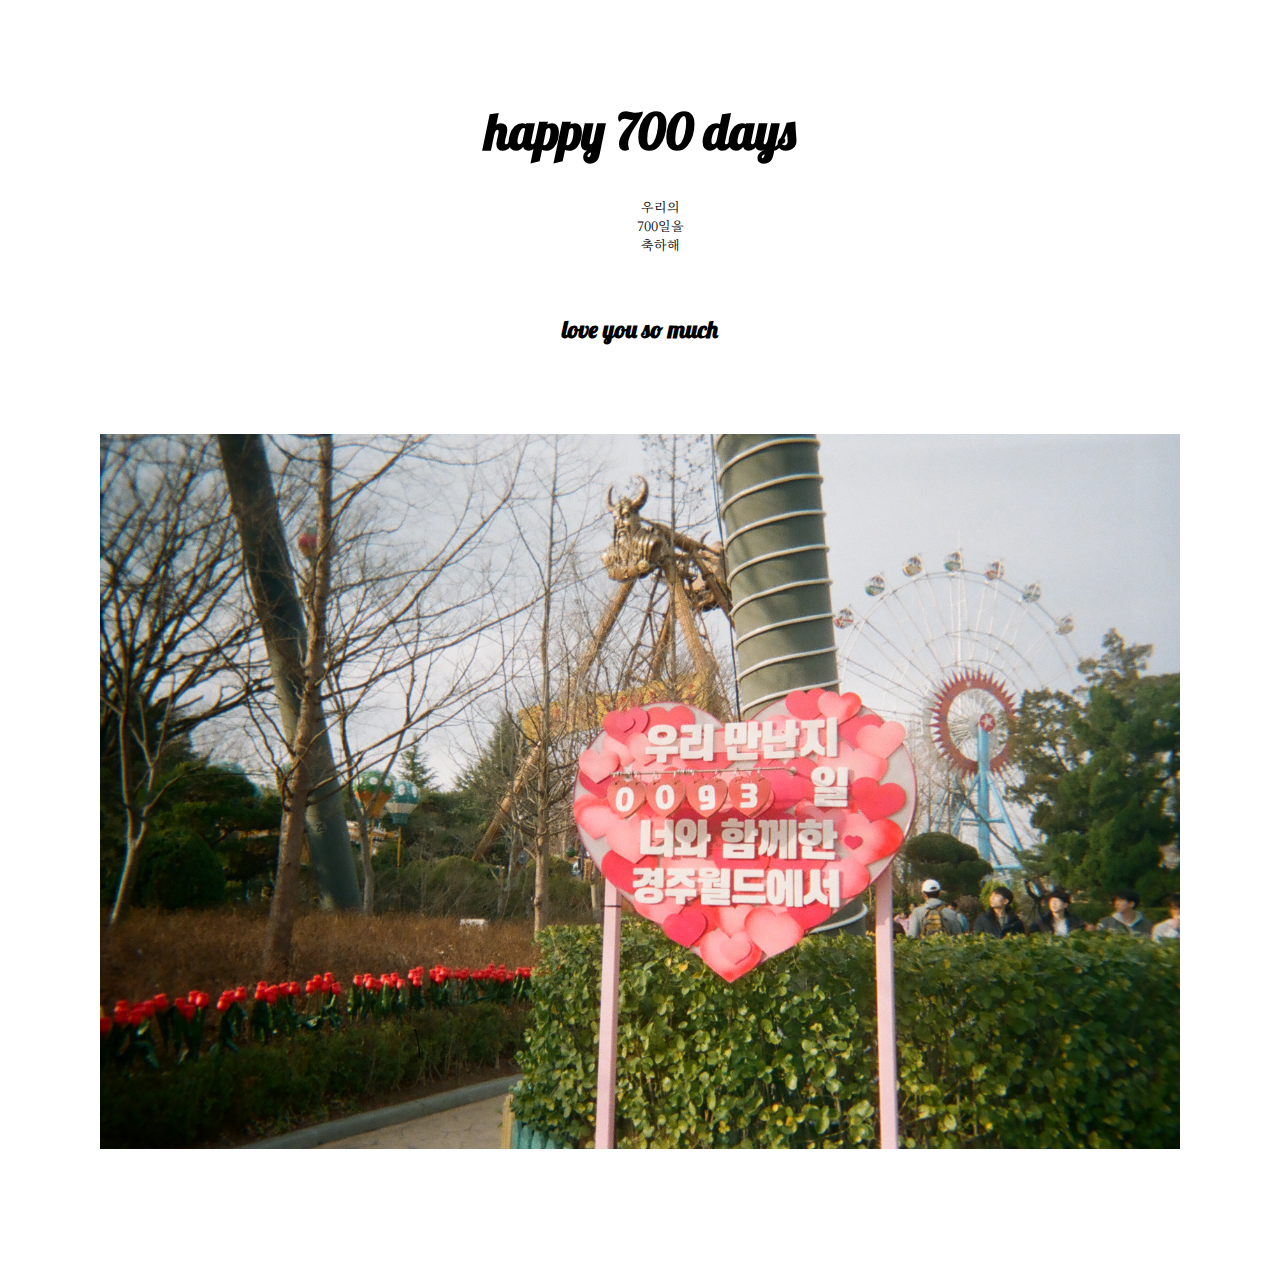
<file: index.html>
<!doctype html>
<head>
  <title>사랑해</title>
  <meta charset="utf-8">
    <link rel="stylesheet" href="style.css">
</head>
<body>
  <h1><a href="index.html">happy 700 days</a></h1>
  <ul style="list-style-type: none;">
    <li><a href="1.html">우리의</a></li>
    <li><a href="2.html">700일을</a></li>
    <li><a href="3.html">축하해</a></li>
  </ul>

  <p style="margin-top:60px;"><h2>love you so much</h2></p>
   <p style="margin-top:90px;">

<img src="one.JPG" width="100%">
<!--Start of Tawk.to Script-->
<script type="text/javascript">
var Tawk_API=Tawk_API||{}, Tawk_LoadStart=new Date();
(function(){
var s1=document.createElement("script"),s0=document.getElementsByTagName("script")[0];
s1.async=true;
s1.src='https://embed.tawk.to/5f9c814e7f0a8e57c2d88f97/default';
s1.charset='UTF-8';
s1.setAttribute('crossorigin','*');
s0.parentNode.insertBefore(s1,s0);
})();
</script>
<!--End of Tawk.to Script-->
</body>
</file>
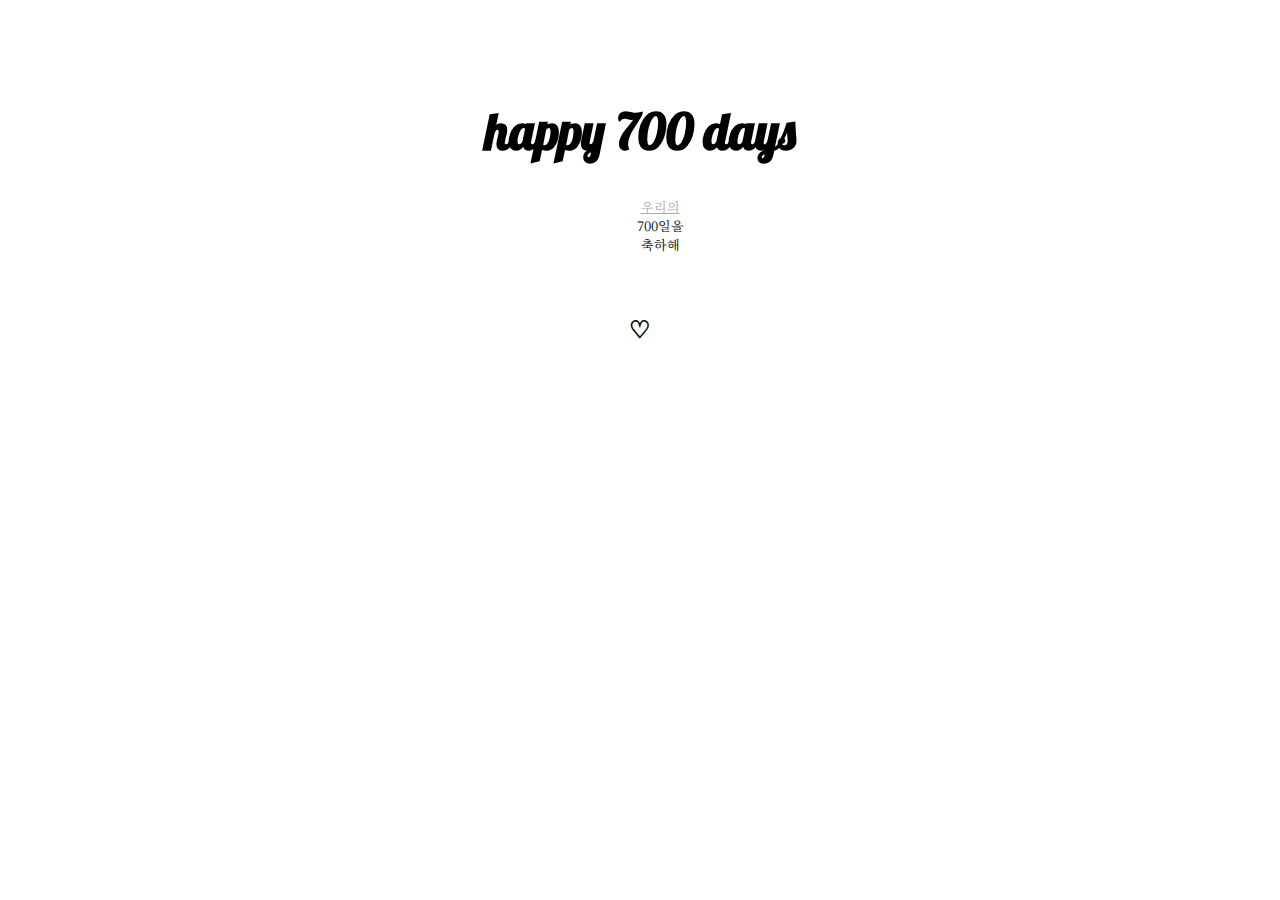
<file: 1.html>
<!doctype html>
<head>
  <title>사랑해</title>
  <meta charset="utf-8">
    <link rel="stylesheet" href="style.css">
</head>
<body>
  <h1><a href="index.html">happy 700 days</a></h1>
  <ul style="list-style-type: none;">
    <li><a href="1.html" style="color:darkgray; text-decoration:underline;">우리의</a></li>
    <li><a href="2.html">700일을</a></li>
    <li><a href="3.html">축하해</a></li>
  </ul>
 <p style="margin-top:60px;"><h2>♡
</h2></p>
  <p style="margin-top:90px;">
<iframe width="100%" src="https://www.youtube.com/embed/LsLUz7ArmGI" frameborder="0" allow="accelerometer; autoplay; clipboard-write; encrypted-media; gyroscope; picture-in-picture" allowfullscreen></iframe>
</p>
    <p style="margin-top:30px;"></p>
    <p style="margin-top:40px;"></p>
</body>
</file>
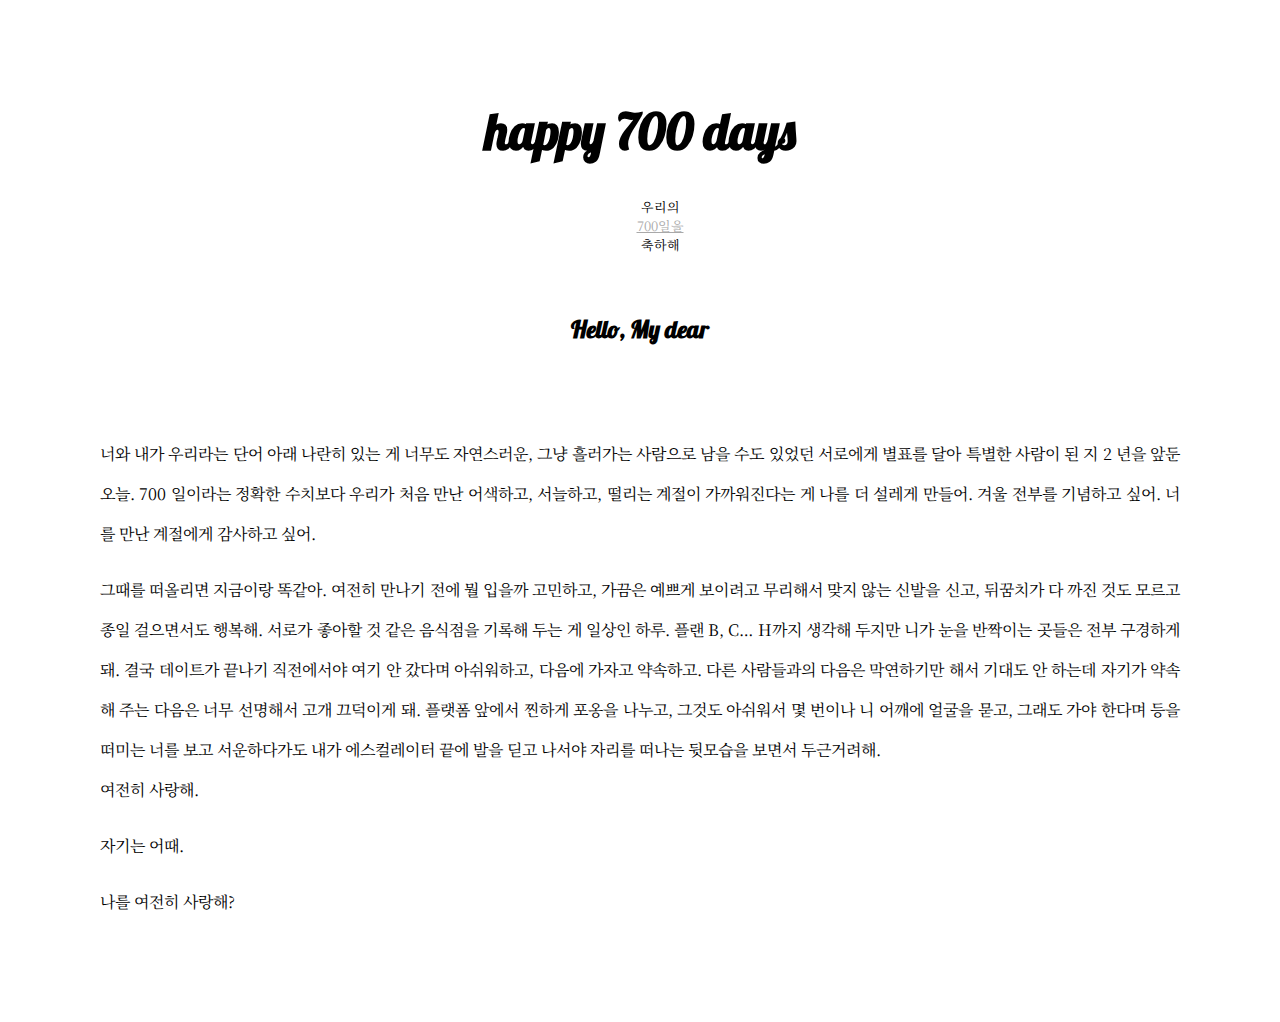
<file: 2.html>
<!doctype html>
<head>
  <title>사랑해</title>
  <meta charset="utf-8">
    <link rel="stylesheet" href="style.css">
</head>
<body>
  <h1><a href="index.html">happy 700 days</a></h1>
  <ul style="list-style-type: none;">
    <li><a href="1.html">우리의</a></li>
    <li><a href="2.html"style="color:darkgray; text-decoration:underline;">700일을</a></li>
    <li><a href="3.html">축하해</a></li>
  </ul>

  <p style="margin-top:60px;"><h2>Hello, My dear</h2></p>
   <p style="margin-top:90px;">
     너와 내가 우리라는 단어 아래 나란히 있는 게 너무도 자연스러운,
     그냥 흘러가는 사람으로 남을 수도 있었던 서로에게 별표를 달아
     특별한 사람이 된 지 2 년을 앞둔 오늘.
     700 일이라는 정확한 수치보다 우리가 처음 만난 어색하고, 서늘하고, 떨리는 계절이 가까워진다는 게
     나를 더 설레게 만들어. 겨울 전부를 기념하고 싶어. 너를 만난 계절에게 감사하고 싶어.</p>

<p> 그때를 떠올리면 지금이랑 똑같아. 여전히 만나기 전에 뭘 입을까 고민하고, 가끔은 예쁘게 보이려고 무리해서 맞지 않는 신발을 신고, 뒤꿈치가 다 까진 것도 모르고 종일 걸으면서도 행복해. 서로가 좋아할 것 같은 음식점을 기록해 두는 게 일상인 하루. 플랜 B, C… H까지 생각해 두지만 니가 눈을 반짝이는 곳들은 전부 구경하게 돼. 결국 데이트가 끝나기 직전에서야 여기 안 갔다며 아쉬워하고, 다음에 가자고 약속하고. 다른 사람들과의 다음은 막연하기만 해서 기대도 안 하는데 자기가 약속해 주는 다음은 너무 선명해서 고개 끄덕이게 돼. 플랫폼 앞에서 찐하게 포옹을 나누고, 그것도 아쉬워서 몇 번이나 니 어깨에 얼굴을 묻고,
  그래도 가야 한다며 등을 떠미는 너를 보고 서운하다가도 내가 에스컬레이터 끝에
  발을 딛고 나서야 자리를 떠나는 뒷모습을 보면서 두근거려해. <br>여전히 사랑해.

 </p><p>자기는 어때.</p>
  <p>나를 여전히 사랑해?</p>
 <p></p>
 <p></p>

    <p></p>
    <div id="disqus_thread"></div>
<script>

/**
*  RECOMMENDED CONFIGURATION VARIABLES: EDIT AND UNCOMMENT THE SECTION BELOW TO INSERT DYNAMIC VALUES FROM YOUR PLATFORM OR CMS.
*  LEARN WHY DEFINING THESE VARIABLES IS IMPORTANT: https://disqus.com/admin/universalcode/#configuration-variables*/
/*
var disqus_config = function () {
this.page.url = PAGE_URL;  // Replace PAGE_URL with your page's canonical URL variable
this.page.identifier = PAGE_IDENTIFIER; // Replace PAGE_IDENTIFIER with your page's unique identifier variable
};
*/
(function() { // DON'T EDIT BELOW THIS LINE
var d = document, s = d.createElement('script');
s.src = 'https://saranghae-1.disqus.com/embed.js';
s.setAttribute('data-timestamp', +new Date());
(d.head || d.body).appendChild(s);
})();
</script>
<noscript>Please enable JavaScript to view the <a href="https://disqus.com/?ref_noscript">comments powered by Disqus.</a></noscript>

</body>
</file>
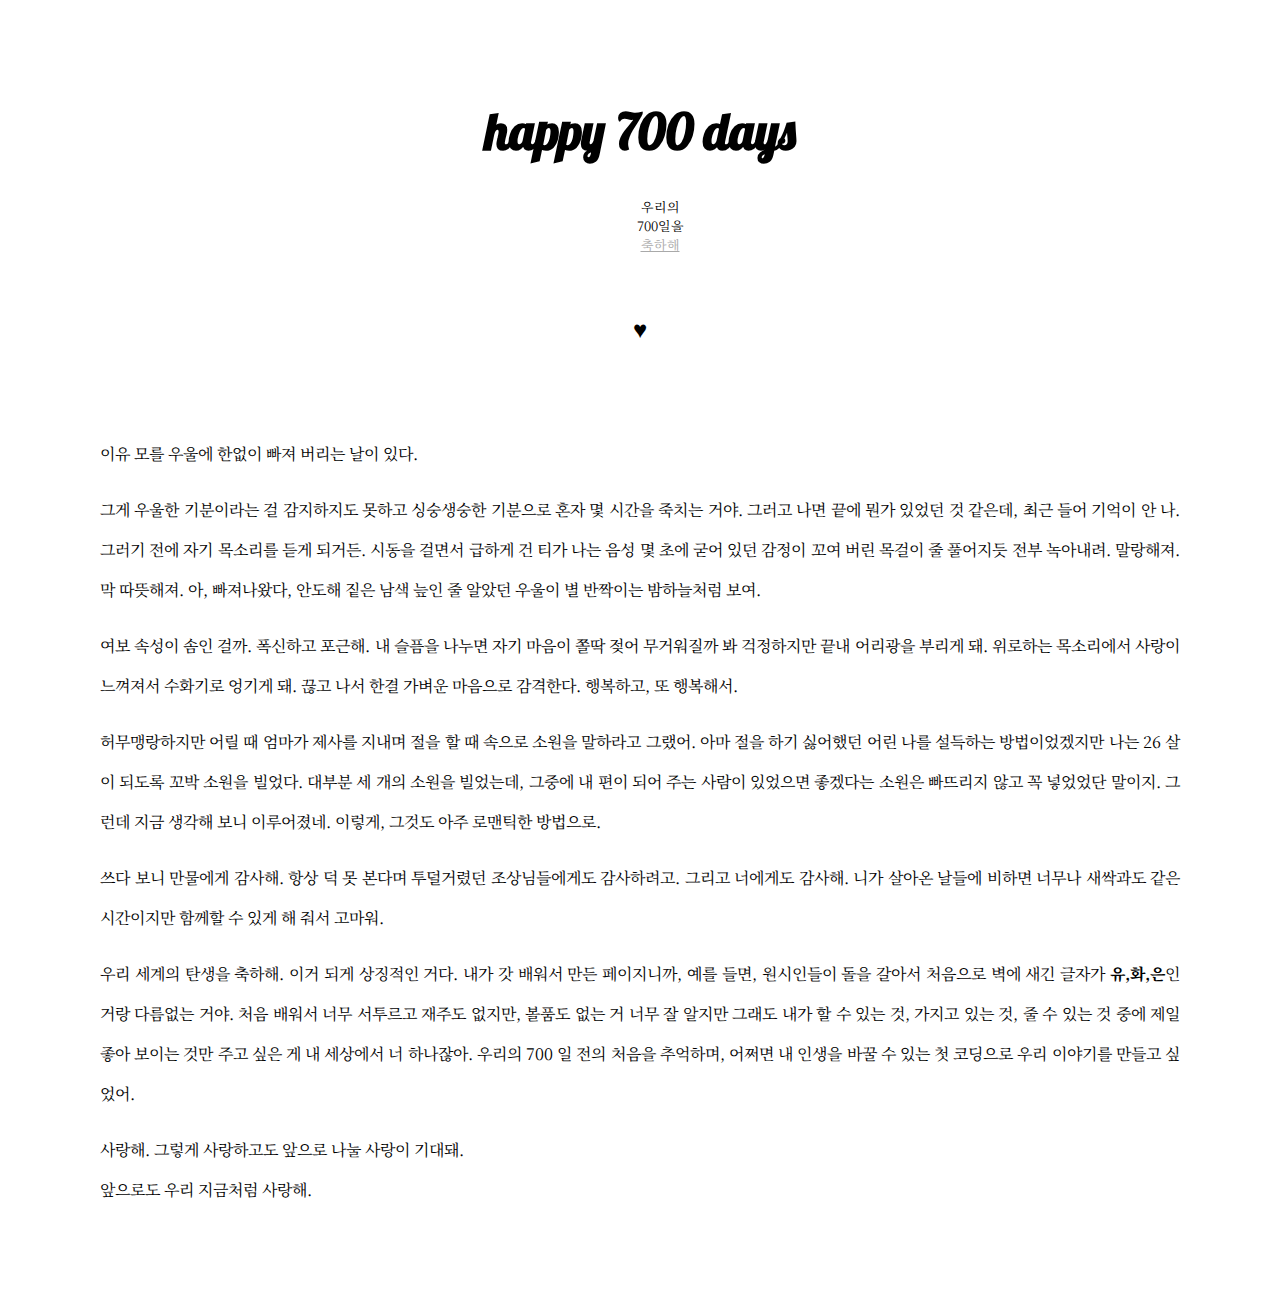
<file: 3.html>
<!doctype html>
<head>
  <title>사랑해</title>
  <meta charset="utf-8">
    <link rel="stylesheet" href="style.css">
</head>
<body>
  <h1><a href="index.html">happy 700 days</a></h1>
  <ul style="list-style-type: none;">
    <li><a href="1.html">우리의</a></li>
    <li><a href="2.html">700일을</a></li>
    <li><a href="3.html"style="color:darkgray; text-decoration:underline;">축하해</a></li>
  </ul>

  <p style="margin-top:60px;"><h2>♥
</h2></p>
   <p style="margin-top:90px;">

     이유 모를 우울에 한없이 빠져 버리는 날이 있다. </p>
     <p>그게 우울한 기분이라는 걸 감지하지도 못하고 싱숭생숭한 기분으로 혼자 몇 시간을 죽치는 거야. 그러고 나면 끝에 뭔가 있었던 것 같은데, 최근 들어 기억이 안 나. 그러기 전에 자기 목소리를 듣게 되거든. 시동을 걸면서 급하게 건 티가 나는 음성 몇 초에 굳어 있던 감정이 꼬여 버린 목걸이 줄 풀어지듯 전부 녹아내려. 말랑해져. 막 따뜻해져. 아, 빠져나왔다, 안도해 짙은 남색 늪인 줄 알았던 우울이 별 반짝이는 밤하늘처럼 보여.
</p>
    <p> 여보 속성이 솜인 걸까. 폭신하고 포근해. 내 슬픔을 나누면 자기 마음이 쫄딱 젖어 무거워질까 봐 걱정하지만 끝내 어리광을 부리게 돼. 위로하는 목소리에서 사랑이 느껴져서 수화기로 엉기게 돼. 끊고 나서 한결 가벼운 마음으로 감격한다. 행복하고, 또 행복해서.</p>

    <p> 허무맹랑하지만 어릴 때 엄마가 제사를 지내며 절을 할 때 속으로 소원을 말하라고 그랬어. 아마 절을 하기 싫어했던 어린 나를 설득하는 방법이었겠지만 나는 26 살이 되도록 꼬박 소원을 빌었다. 대부분 세 개의 소원을 빌었는데, 그중에 내 편이 되어 주는 사람이 있었으면 좋겠다는 소원은 빠뜨리지 않고 꼭 넣었었단 말이지. 그런데 지금 생각해 보니 이루어졌네. 이렇게, 그것도 아주 로맨틱한 방법으로. <p>쓰다 보니 만물에게 감사해. 항상 덕 못 본다며 투덜거렸던 조상님들에게도 감사하려고. 그리고 너에게도 감사해. 니가 살아온 날들에 비하면 너무나 새싹과도 같은 시간이지만 함께할 수 있게 해 줘서 고마워.</p>

    <p> 우리 세계의 탄생을 축하해. 이거 되게 상징적인 거다. 내가 갓 배워서 만든 페이지니까, 예를 들면, 원시인들이 돌을 갈아서 처음으로 벽에 새긴 글자가 <strong>유,화,은</strong>인 거랑 다름없는 거야. 처음 배워서 너무 서투르고 재주도 없지만, 볼품도 없는 거 너무 잘 알지만 그래도 내가 할 수 있는 것, 가지고 있는 것, 줄 수 있는 것 중에 제일 좋아 보이는 것만 주고 싶은 게 내 세상에서 너 하나잖아. 우리의 700 일 전의 처음을 추억하며, 어쩌면 내 인생을 바꿀 수 있는 첫 코딩으로 우리 이야기를 만들고 싶었어.

<p>     사랑해. 그렇게 사랑하고도 앞으로 나눌 사랑이 기대돼.<br>
     앞으로도 우리 지금처럼 사랑해.

 </p>
     <p style="margin-top:30px;"> </p>
     <p style="margin-top:40px;"></p>
  </body>
</file>
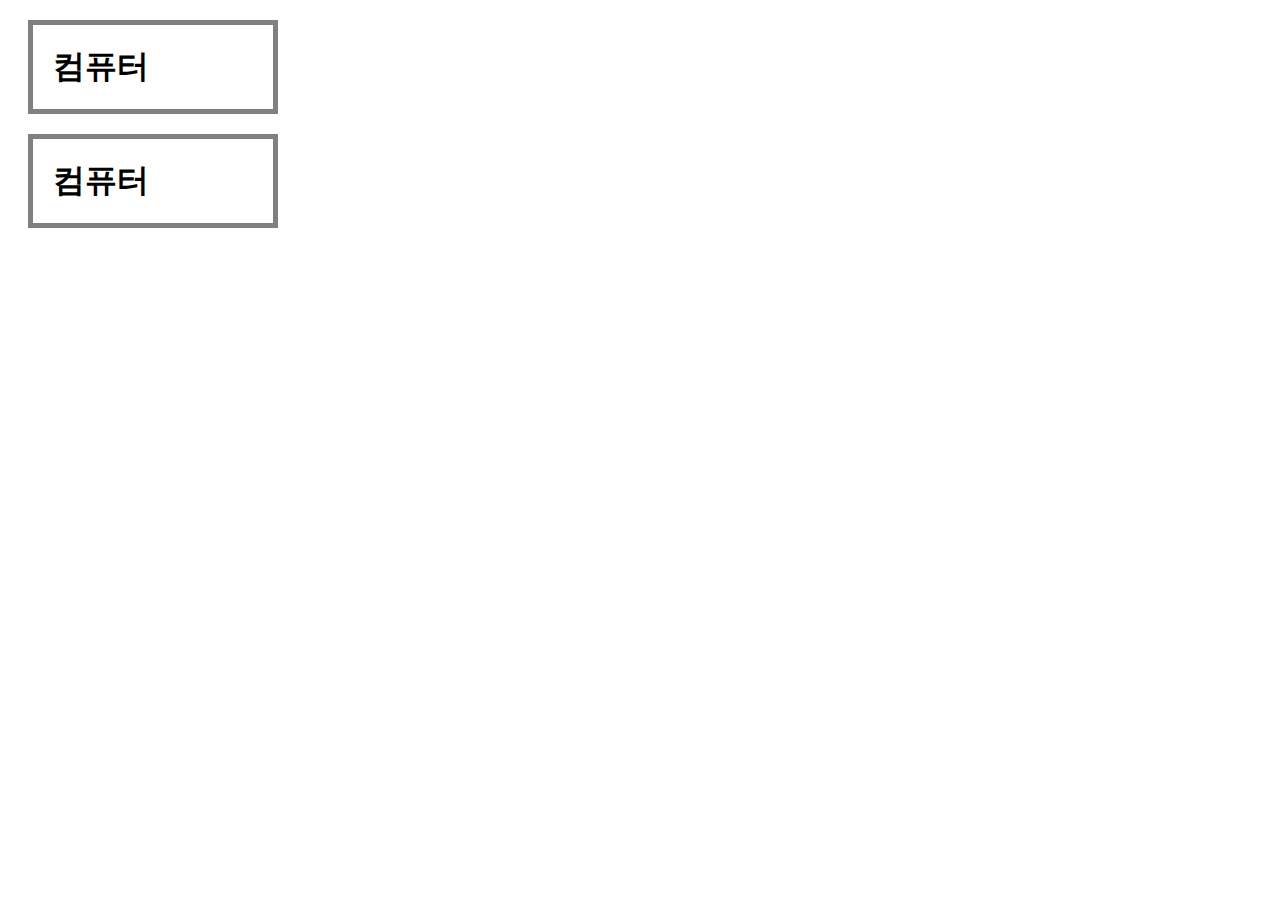
<file: box.html>
<!DOCTYPE html>
<html>
  <head>
    <meta charset="utf-8">
    <title></title>
    <style>
      h1{
        border: 5px gray solid;
        padding:20px;
        margin:20px;
        display:block;
        width:200px;
      }
      </style>
  </head>
  <body>
    <h1>컴퓨터</h1>
    <h1>컴퓨터</h1>
  </body>
</html>
</file>
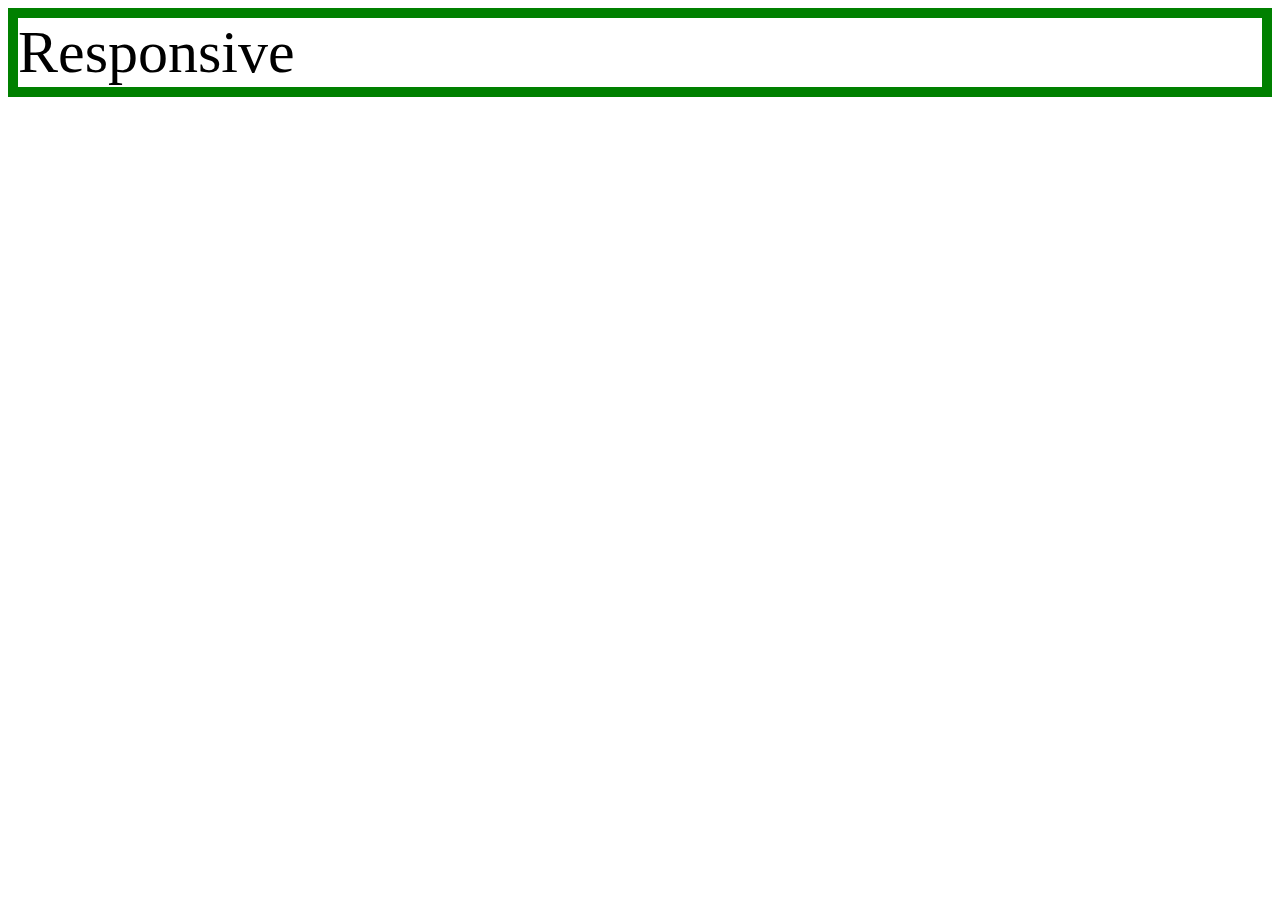
<file: media.html>
<!DOCTYPE html>
<html>
  <head>
    <meta charset="utf-8">
    <title></title>
   <style>
    div{
      border:10px solid green;
      font-size:60px;
    }
    @media(max-width:800px) {
      div{
        display:none;
      }
    }
    </style>
  </head>
  <body>
    <div>
      Responsive
    </div>
  </body>
</html>
</file>
<file: style.css>
@import url('https://fonts.googleapis.com/css2?family=Lobster&family=Noto+Serif+KR&display=swap');

body{
  padding 100px; margin:100px
}
p {
  font-family: 'Lobster', cursive;
font-family: 'Noto Serif KR', serif;
line-height: 250%;
text-align: justify;

}
a {
  text-align:center;
  color:black;
  text-decoration:none;
}
h1 {
  font-size:50px;
  text-align:center;
  font-family:'Lobster', serif;
}
ul {
  text-align: center;
  display: table;
  margin-left: auto;
  margin-right: auto;
  font-family: 'Noto Serif KR', serif;
  font-size:13px
}
h2 {
  text-align:center;
  font-family:'Lobster', serif;
}
</file>
